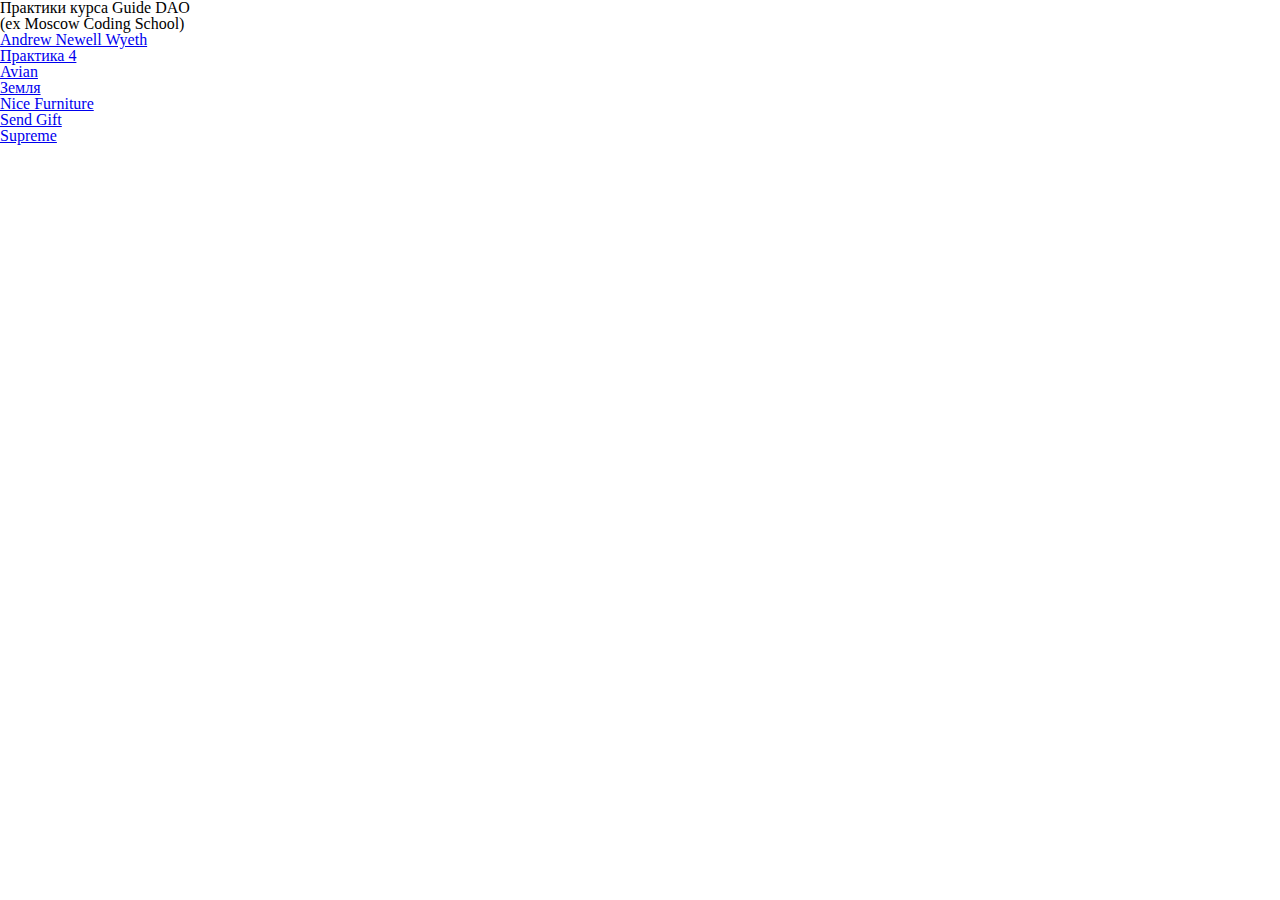
<file: index.html>
<!DOCTYPE html>
<html lang="en">

<head>
	<title>Практики</title>
	<meta charset="utf-8">
	<meta description="boilerplate code">
	<meta keywords="boilerplate, test">
	<link rel="stylesheet" href="css/style.css">
</head>

<body>
	<main>
		<div class="page">
			<h1>Практики курса Guide DAO <br/>
				(ex Moscow Coding School)
			</h1>
			<ol>
				<li><a href="01_Andrew_Wyeth/index.html" target="_blank">Andrew Newell Wyeth</a></li>
				<li><a href="02_Practika4/index.html" target="_blank">Практика 4</a></li>
				<li><a href="03_Avian/index.html" target="_blank">Avian</a></li>
				<li><a href="04_Earth/index.html" target="_blank">Земля</a></li>
				<li><a href="05_Nice_Furniture/index.html" target="_blank">Nice Furniture</a></li>
				<li><a href="06_Send-Gift-page/index.html" target="_blank">Send Gift</a></li>
				<li><a href="07_Supreme/index.html" target="_blank">Supreme</a></li>
			</ol>
		</div>
	</main>
</body>

</html>
</file>
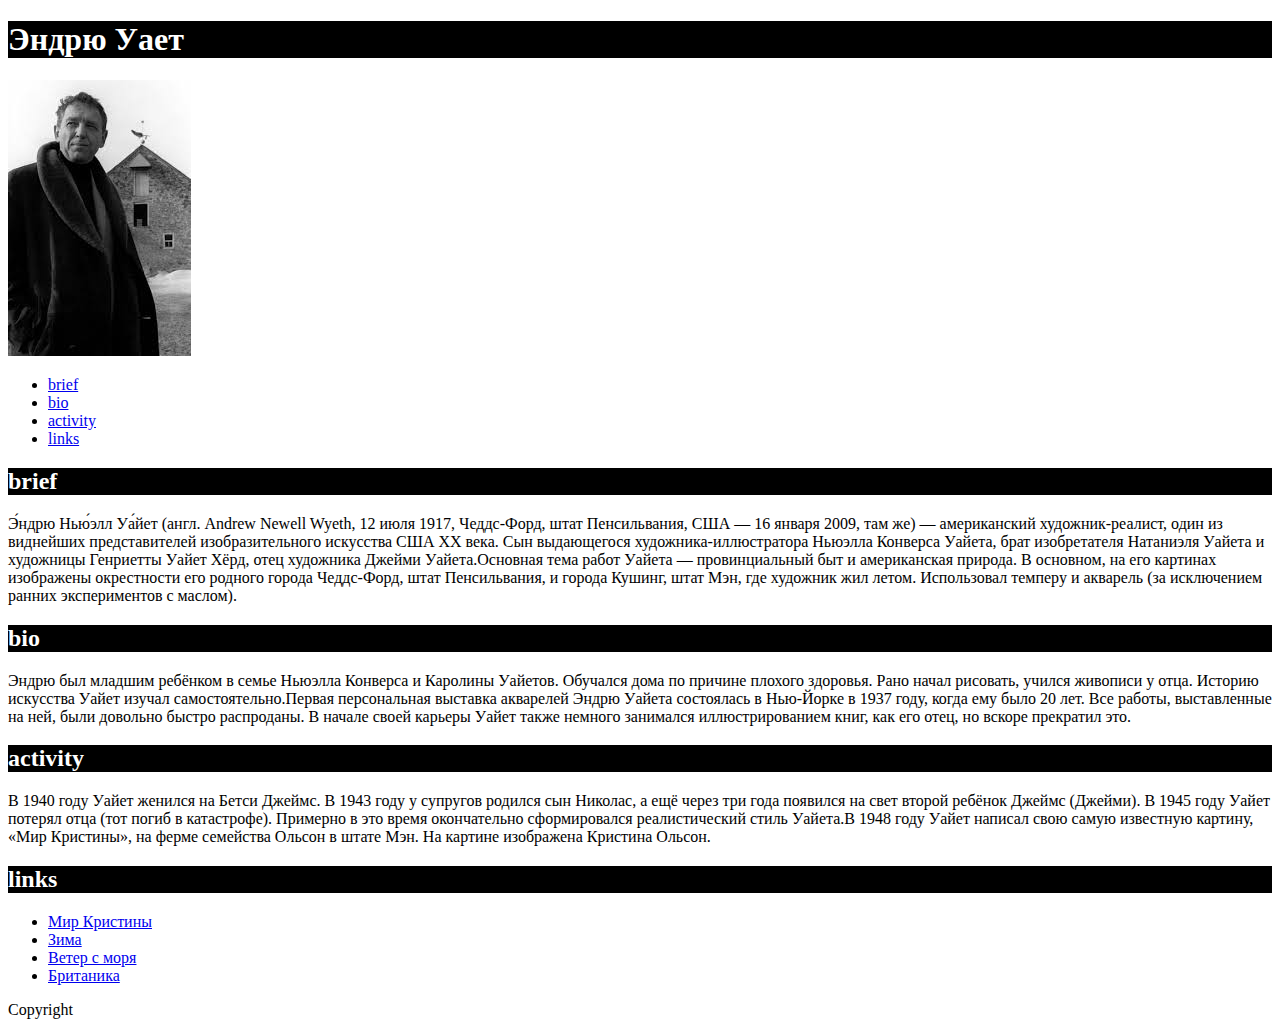
<file: 01_Andrew_Wyeth/index.html>
<!DOCTYPE html>
<html lang="ru">

<head>
<title>Andrew Wyet</title>
<meta charset="utf-8">
<meta description="boilerplate code">
<meta keywords="boilerplate, test">
<link rel="stylesheet" href="css/style.css">
</head>

<body>
	
	<div class="page">
		<header class="header-contaoiner">
			<div>
				<h1>Эндрю Уает</h1>
			</div>
		</header>

		<main class="main">
		<div class="main-container">
			<section class="image">
				<div class="image-container">
					<img src="img/white.jpeg" alt="andrew_wyeth">
				</div>
			</section>
			<nav class="menu">
				<ul class="menu-container">
					<li><a href="#brief">brief</a></li>
					<li><a href="#bio">bio</a></li>
					<li><a href="#activity">activity</a></li>
					<li><a href="#links">links</a></li>
				</ul>
			</nav>
			<section>
				<h2 id="brief">brief</h2>
				<p>Э́ндрю Нью́элл Уа́йет (англ. Andrew Newell Wyeth, 12 июля 1917, Чеддс-Форд, штат Пенсильвания, США — 16 января 2009, там же) — американский художник-реалист, один из виднейших представителей изобразительного искусства США XX века. Сын выдающегося художника-иллюстратора Ньюэлла Конверса Уайета, брат изобретателя Натаниэля Уайета и художницы Генриетты Уайет Хёрд, отец художника Джейми Уайета.Основная тема работ Уайета — провинциальный быт и американская природа. В основном, на его картинах изображены окрестности его родного города Чеддс-Форд, штат Пенсильвания, и города Кушинг, штат Мэн, где художник жил летом. Использовал темперу и акварель (за исключением ранних экспериментов с маслом).</p>
			</section>
			<section>
				<h2 id="bio">bio</h2>
				<p>Эндрю был младшим ребёнком в семье Ньюэлла Конверса и Каролины Уайетов. Обучался дома по причине плохого здоровья. Рано начал рисовать, учился живописи у отца. Историю искусства Уайет изучал самостоятельно.Первая персональная выставка акварелей Эндрю Уайета состоялась в Нью-Йорке в 1937 году, когда ему было 20 лет. Все работы, выставленные на ней, были довольно быстро распроданы. В начале своей карьеры Уайет также немного занимался иллюстрированием книг, как его отец, но вскоре прекратил это.</p>
			</section>
			<section>
				<h2 id="activity">activity</h2>
				<p>В 1940 году Уайет женился на Бетси Джеймс. В 1943 году у супругов родился сын Николас, а ещё через три года появился на свет второй ребёнок Джеймс (Джейми). В 1945 году Уайет потерял отца (тот погиб в катастрофе). Примерно в это время окончательно сформировался реалистический стиль Уайета.В 1948 году Уайет написал свою самую известную картину, «Мир Кристины», на ферме семейства Ольсон в штате Мэн. На картине изображена Кристина Ольсон.</p>
			</section>
			<section>
				<h2 id="links">links</h2>
				<ul>
					<li><a href="https://ru.wikipedia.org/wiki/%D0%9C%D0%B8%D1%80_%D0%9A%D1%80%D0%B8%D1%81%D1%82%D0%B8%D0%BD%D1%8B" target="_blank">Мир Кристины</a></li>
					<li><a href="https://ru.wikipedia.org/wiki/%D0%97%D0%B8%D0%BC%D0%B0_(%D0%BA%D0%B0%D1%80%D1%82%D0%B8%D0%BD%D0%B0_%D0%A3%D0%B0%D0%B9%D0%B5%D1%82%D0%B0)" target="_blank">Зима</a></li>
					<li><a href="https://ru.wikipedia.org/wiki/%D0%92%D0%B5%D1%82%D0%B5%D1%80_%D1%81_%D0%BC%D0%BE%D1%80%D1%8F_(%D0%BA%D0%B0%D1%80%D1%82%D0%B8%D0%BD%D0%B0)" target="_blank">Ветер с моря</a></li>
					<li><a href="https://www.britannica.com/biography/Andrew-Wyeth" target="_blank">Британика</a></li>
				</ul>
			</section>
		</div>	
		</main>
		
		<footer class="footer">
			<div class="footer-container">
				<p>Copyright</p>
			</div>
		</footer>

	</div>
</body>
</html>
</file>
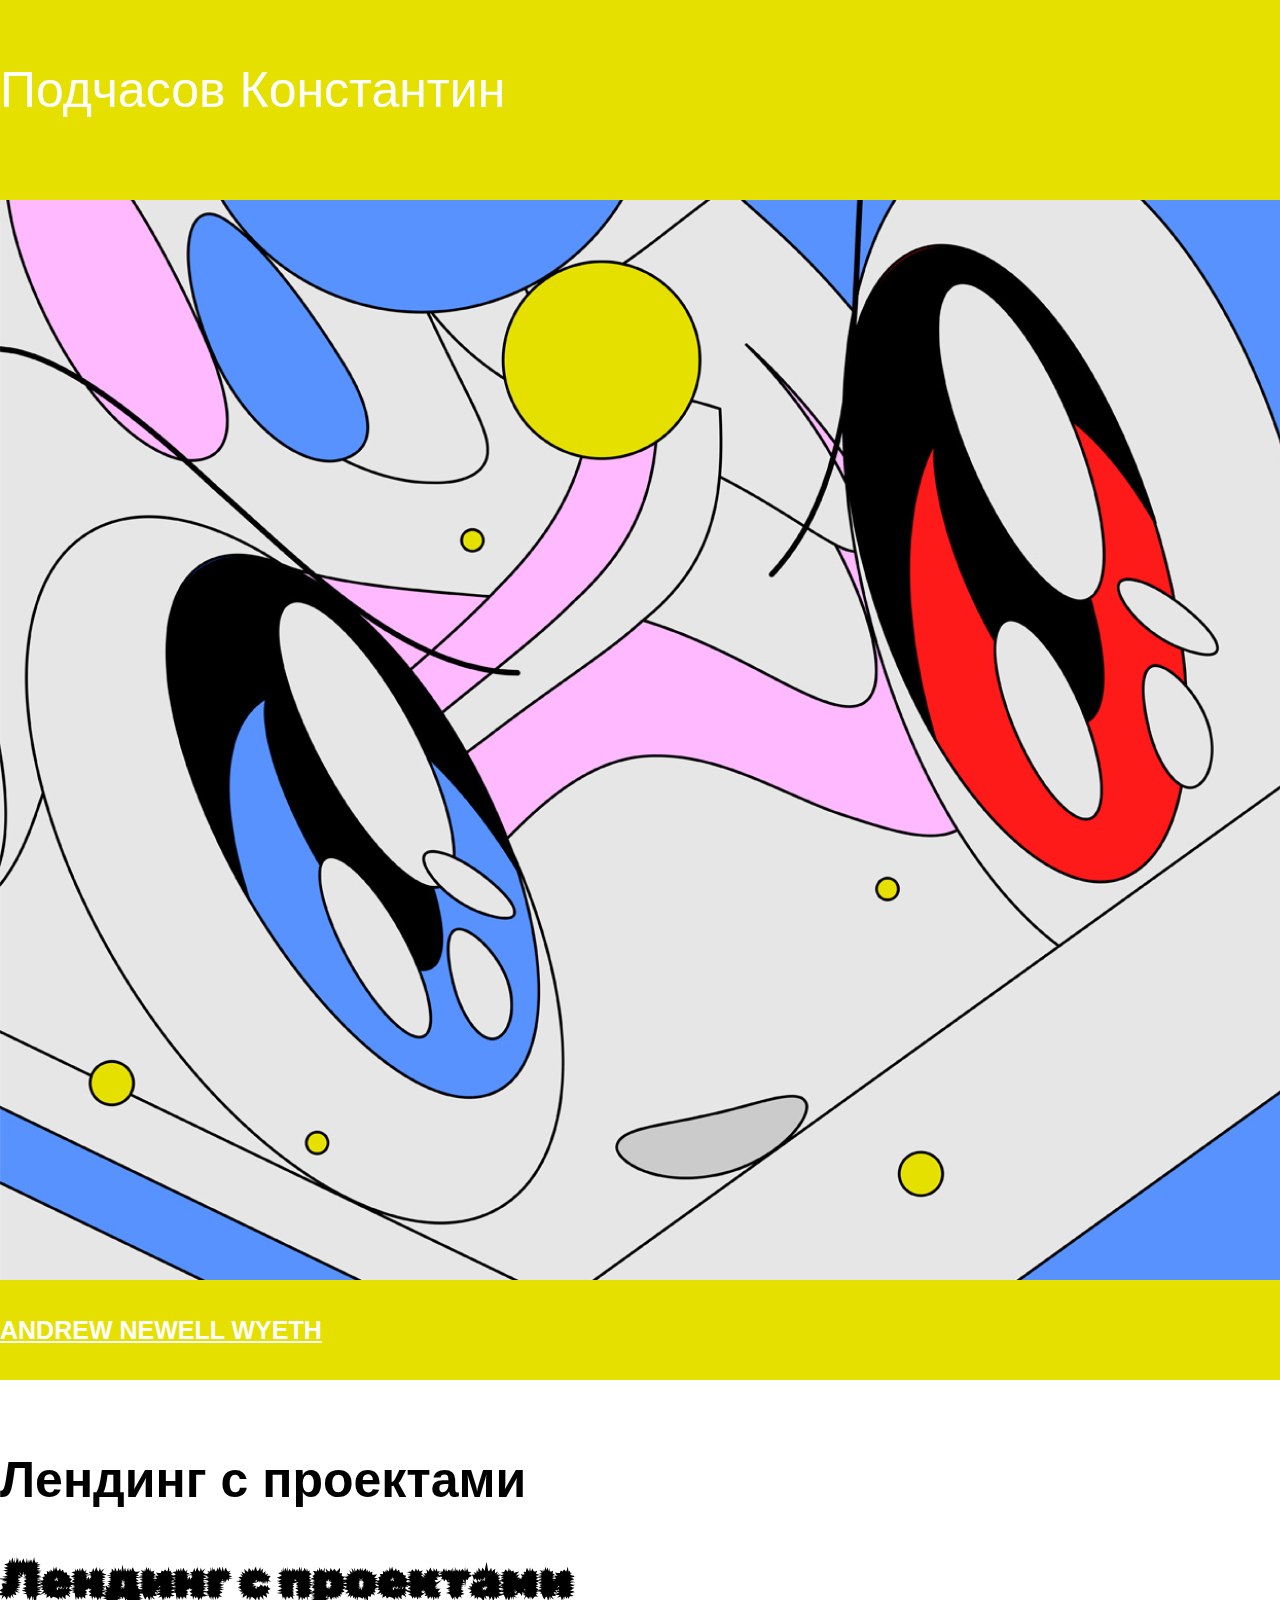
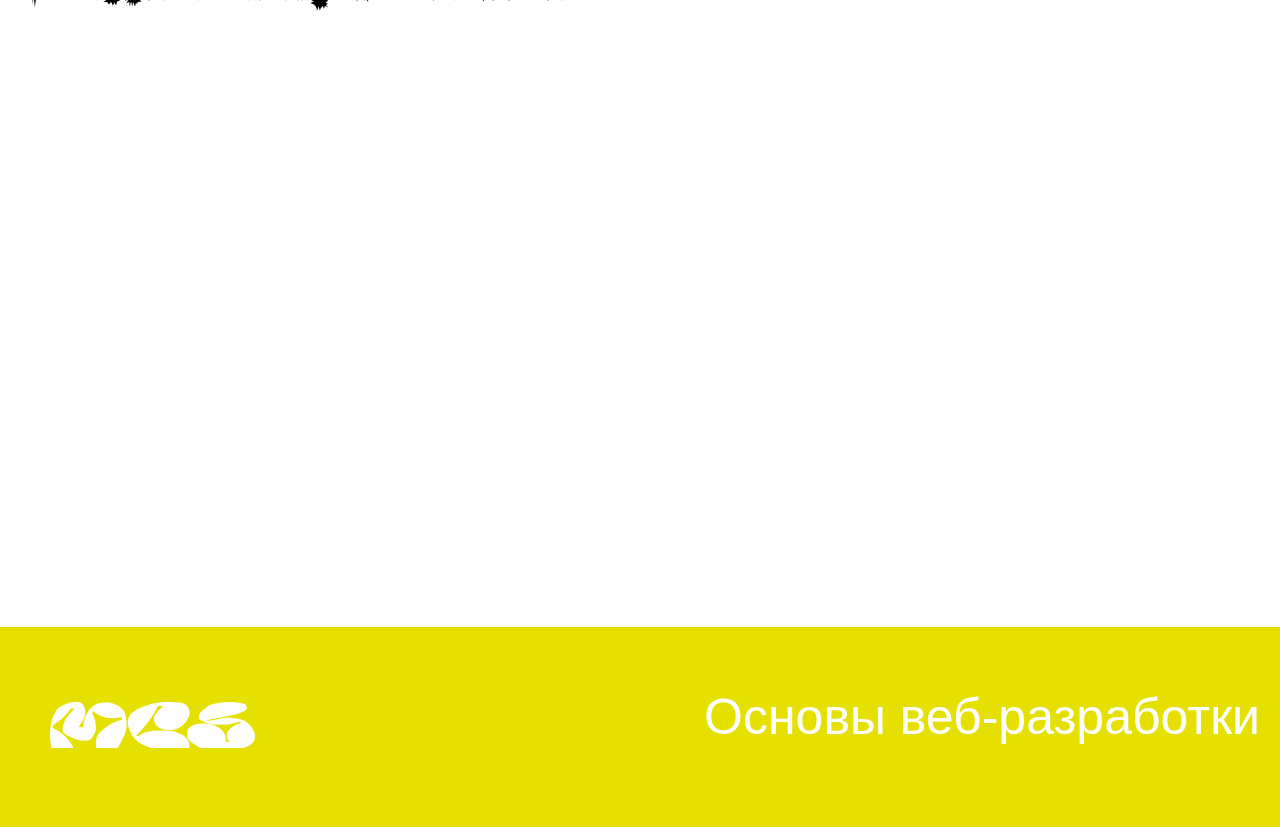
<file: 02_Practika4/index.html>
<!DOCTYPE html>
<html lang="en">
<head>
<title>Практики mcs</title>
<meta charset="utf-8">
<meta description="boilerplate code">
<meta keywords="boilerplate, test">
<link rel="stylesheet" href="css/style.css">
</head>
<body>
	<div class="page">
		<header class="header">
			<div class="block1">
				<p>Подчасов Константин</p>
			</div>
			<div class="image_header"></div>
			<nav class="block2">
				<a href="../01_Andrew_Wyeth/index.html" target="_blank">Andrew Newell Wyeth</a>
			</nav>
		</header>
		<main class="main">
			<div class="block3">
				<h1>Лендинг с проектами</h1>
				<p>Лендинг с проектами</p>
			</div>
		</main>
		<footer class="footer">
			<div class="block_footer">
				<p>Основы веб-разработки</p>
			</div>
		</footer>
	</div>
</body>
</html>
</file>
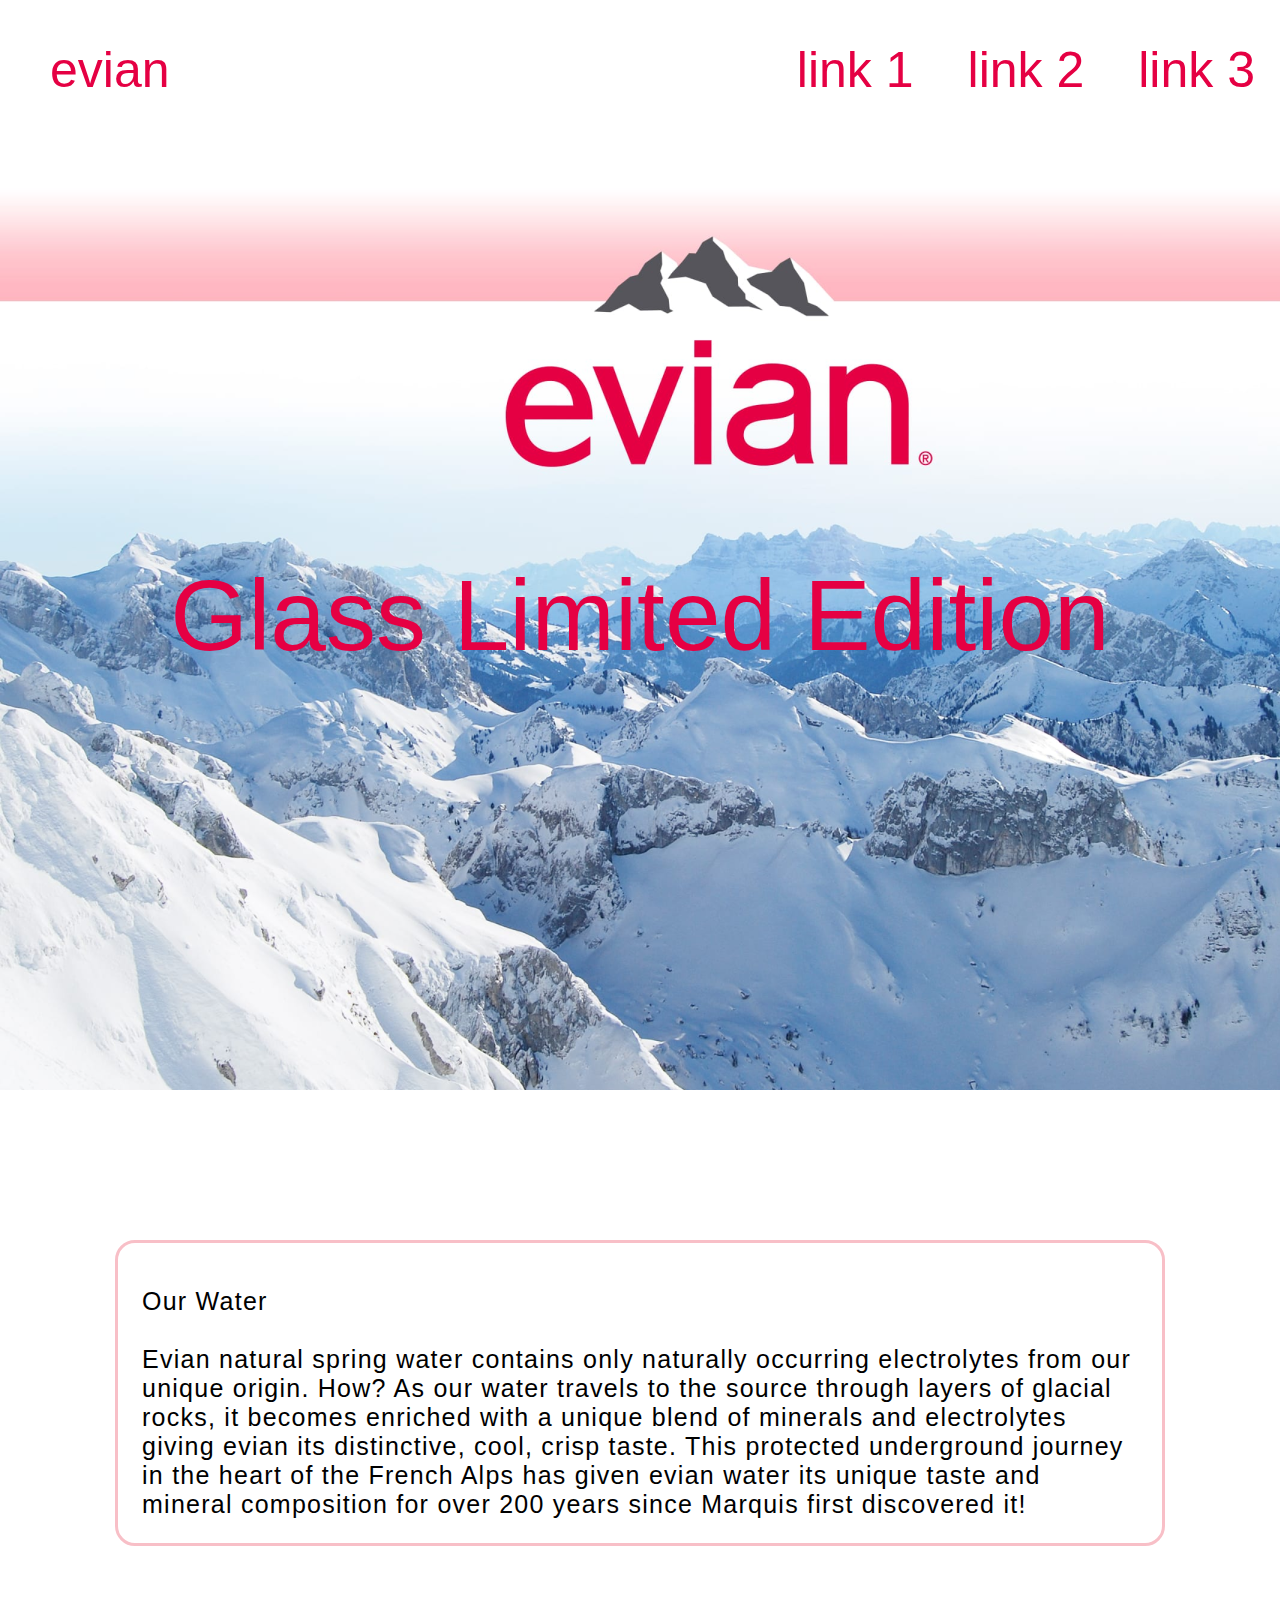
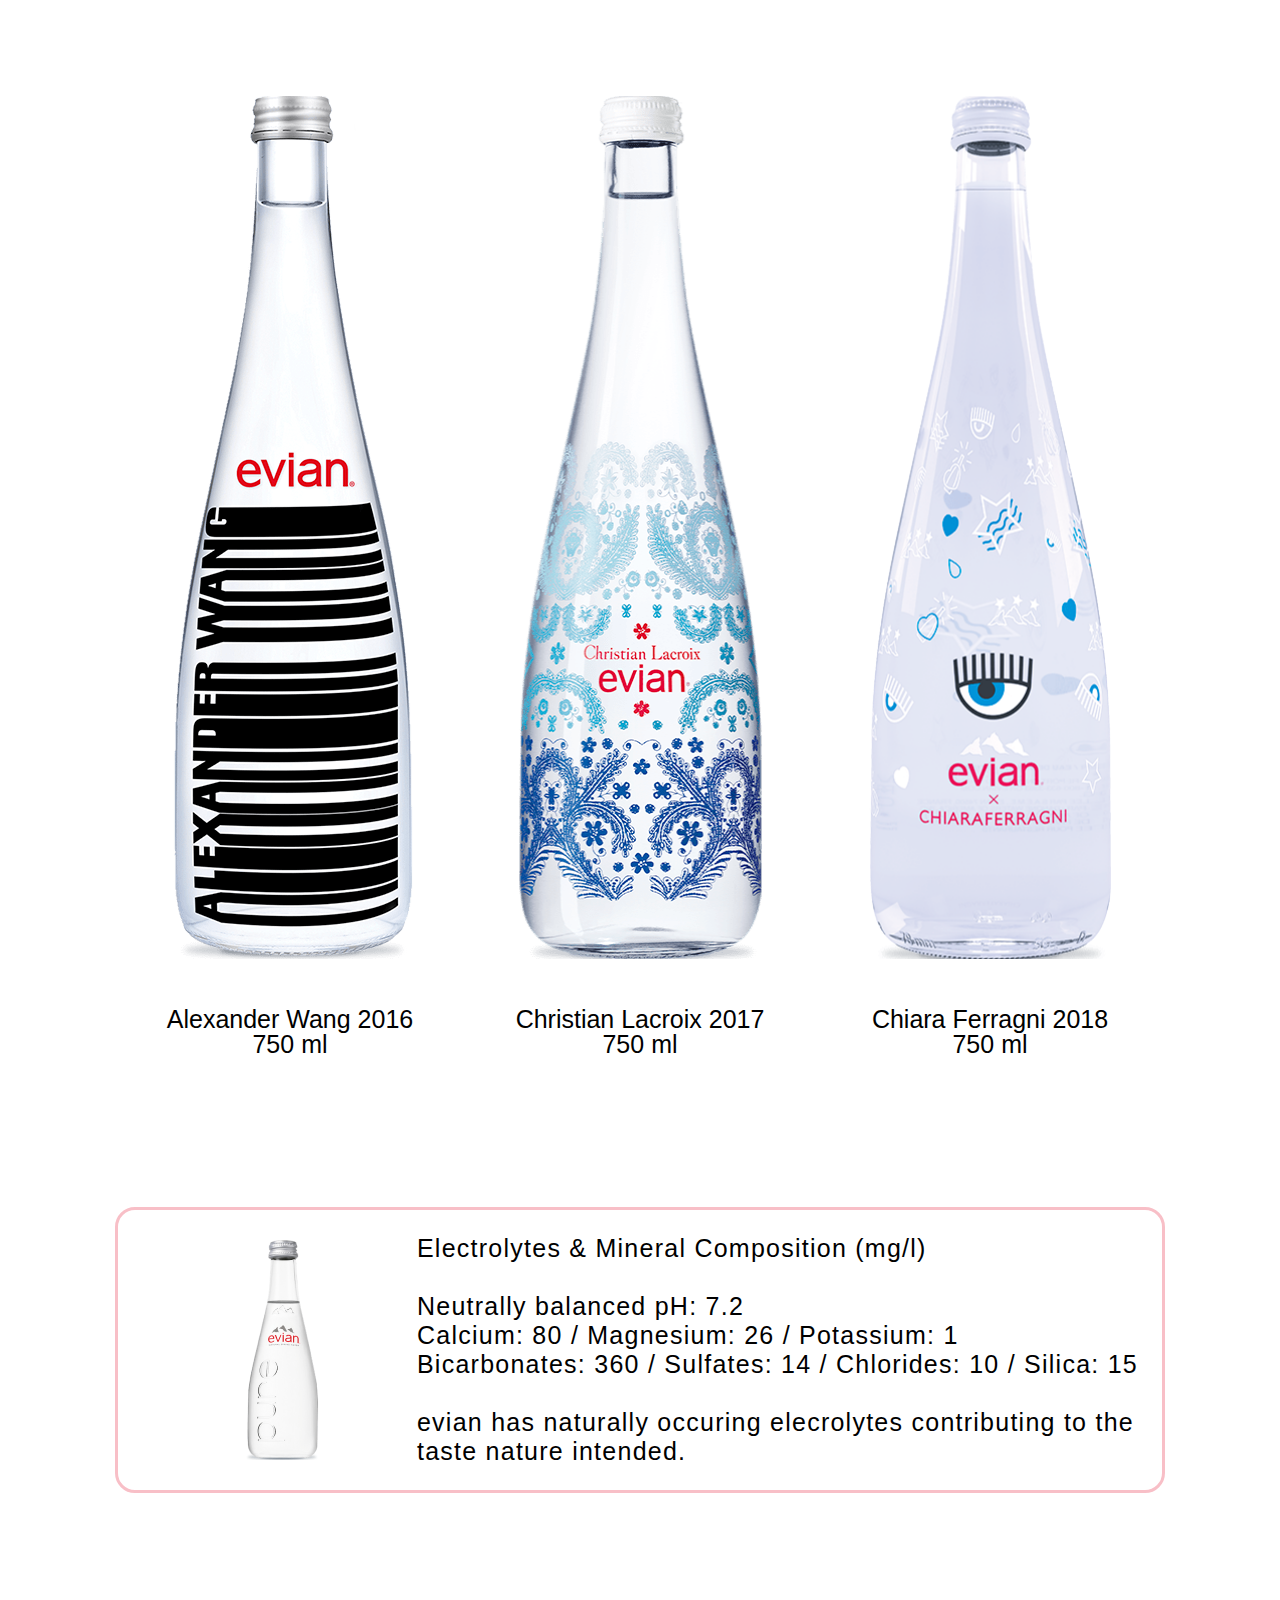
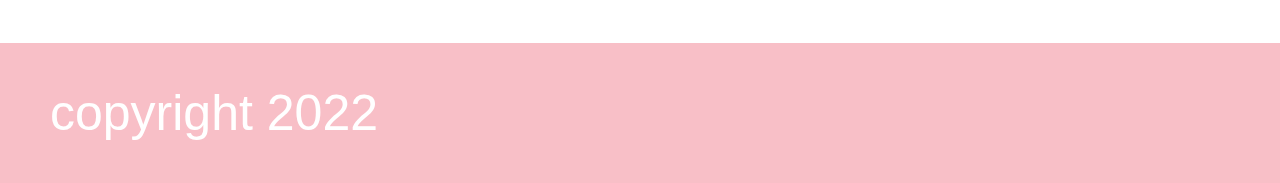
<file: 03_Avian/index.html>
<!DOCTYPE html>
<html lang="en">
<head>
<title>boilerplate</title>
<meta charset="utf-8">
<meta description="boilerplate code">
<meta keywords="boilerplate, test">
<link rel="stylesheet" href="css/style.css">
</head>
<body>
	<div class="page">
		<header class="header">
			<p>evian</p>
			<nav class="nav-container">
				<a href="#">link 1</a>
				<a href="#">link 2</a>
				<a href="#">link 3</a>
			</nav>
		</header>
		
		<main class="main">
			<section class="one">
				<div class="image-container">
					<p class="text-section-one">Glass Limited Edition</p>
				</div>
			</section>
		
			<div class="main-content">
			
			<!--<section class="two">
				<div class="section-two">
					<div class="text-section-two">
						<h2>Our Water</h2>
<br>
<p>Evian natural spring water contains only naturally occurring electrolytes from our</p> 
<p>unique origin. How? As our water travels to the source through layers of glacial</p> 
<p> rocks, it becomes enriched with a unique blend of minerals and electrolytes</p>
<p>giving evian its distinctive, cool, crisp taste. This protected underground journey</p>
<p>in the heart of the French Alps has given evian water its unique taste and</p>
<p>mineral composition for over 200 years since Marquis first discovered it!</p>
					</div>
				</div>
			</section>

		-->

		<section class="two">
			<div class="border">
				<h2>Our Water</h2>
<br>
<p>Evian natural spring water contains only naturally occurring electrolytes from our</p> 
<p>unique origin. How? As our water travels to the source through layers of glacial</p> 
<p> rocks, it becomes enriched with a unique blend of minerals and electrolytes</p>
<p>giving evian its distinctive, cool, crisp taste. This protected underground journey</p>
<p>in the heart of the French Alps has given evian water its unique taste and</p>
<p>mineral composition for over 200 years since Marquis first discovered it!</p>
			</div>
		</section>
		
			<section class="three">
			
				<div class="bottle">
					<img src="img/b1.png" alt="">
					<div class="bottle-description">
						Alexander Wang 2016 <br> 750 ml
					</div>
				</div>
				
				<div class="bottle">
					<img src="img/b2.png" alt="">
					<div class="bottle-description">
						Christian Lacroix 2017 <br> 750 ml
					</div>
				</div>
			
				<div class="bottle">
					<img src="img/b3.png" alt="">
					<div class="bottle-description">
						Chiara Ferragni 2018 <br> 750 ml
					</div>
				</div>
			</section>


			<!--<section class="three">
				<div class="bottle-one">
					<ul>
						<li>Alexander Wang 2016</li>
						<li>750 ml</li>
					</ul>
				</div>
				<div class="bottle-two">
					<ul>
						<li>Christian Lacroix 2017</li>
						<li>750 ml</li>
					</ul>
				</div>
				<div class="bottle-three">
					<ul>
						<li>Chiara Ferragni 2018</li>
						<li>750 ml</li>
					</ul>
				</div>
			</section>-->
			
			<!--<section class="four">
				<div class="section-four">
				<ul class="text-section-four">
					<li>Electrolytes & Mineral Composition (mg/l)</li>
					<br>
					<li>Neutrally balanced pH: 7.2</li>
					<li>Calcium: 80 / Magnesium: 26 / Potassium: 1</li>
					<li> Bicarbonates: 360 / Sulfates: 14 / Chlorides: 10 / Silica: 15</li>
					<br>
					<li>evian has naturally occuring elecrolytes contributing to the</li>
					<li>taste nature intended.</li>
				</ul>
				</div>
			</section>
		-->

		<section class="four">
			<div class="border border-flex">
				<img src="img/bs.png" alt="">
				<ul class="text-section-four">
					<li>Electrolytes & Mineral Composition (mg/l)</li>
					<br>
					<li>Neutrally balanced pH: 7.2</li>
					<li>Calcium: 80 / Magnesium: 26 / Potassium: 1</li>
					<li> Bicarbonates: 360 / Sulfates: 14 / Chlorides: 10 / Silica: 15</li>
					<br>
					<li>evian has naturally occuring elecrolytes contributing to the</li>
					<li>taste nature intended.</li>
				</ul>
			</div>
		</section>
			
			</div>
		</main>
		<footer class="footer">
			<div class="footer-container">
				<p class="footer-text">copyright 2022</p>
			</div>
		</footer>
	</div>
</body>
</html>
</file>
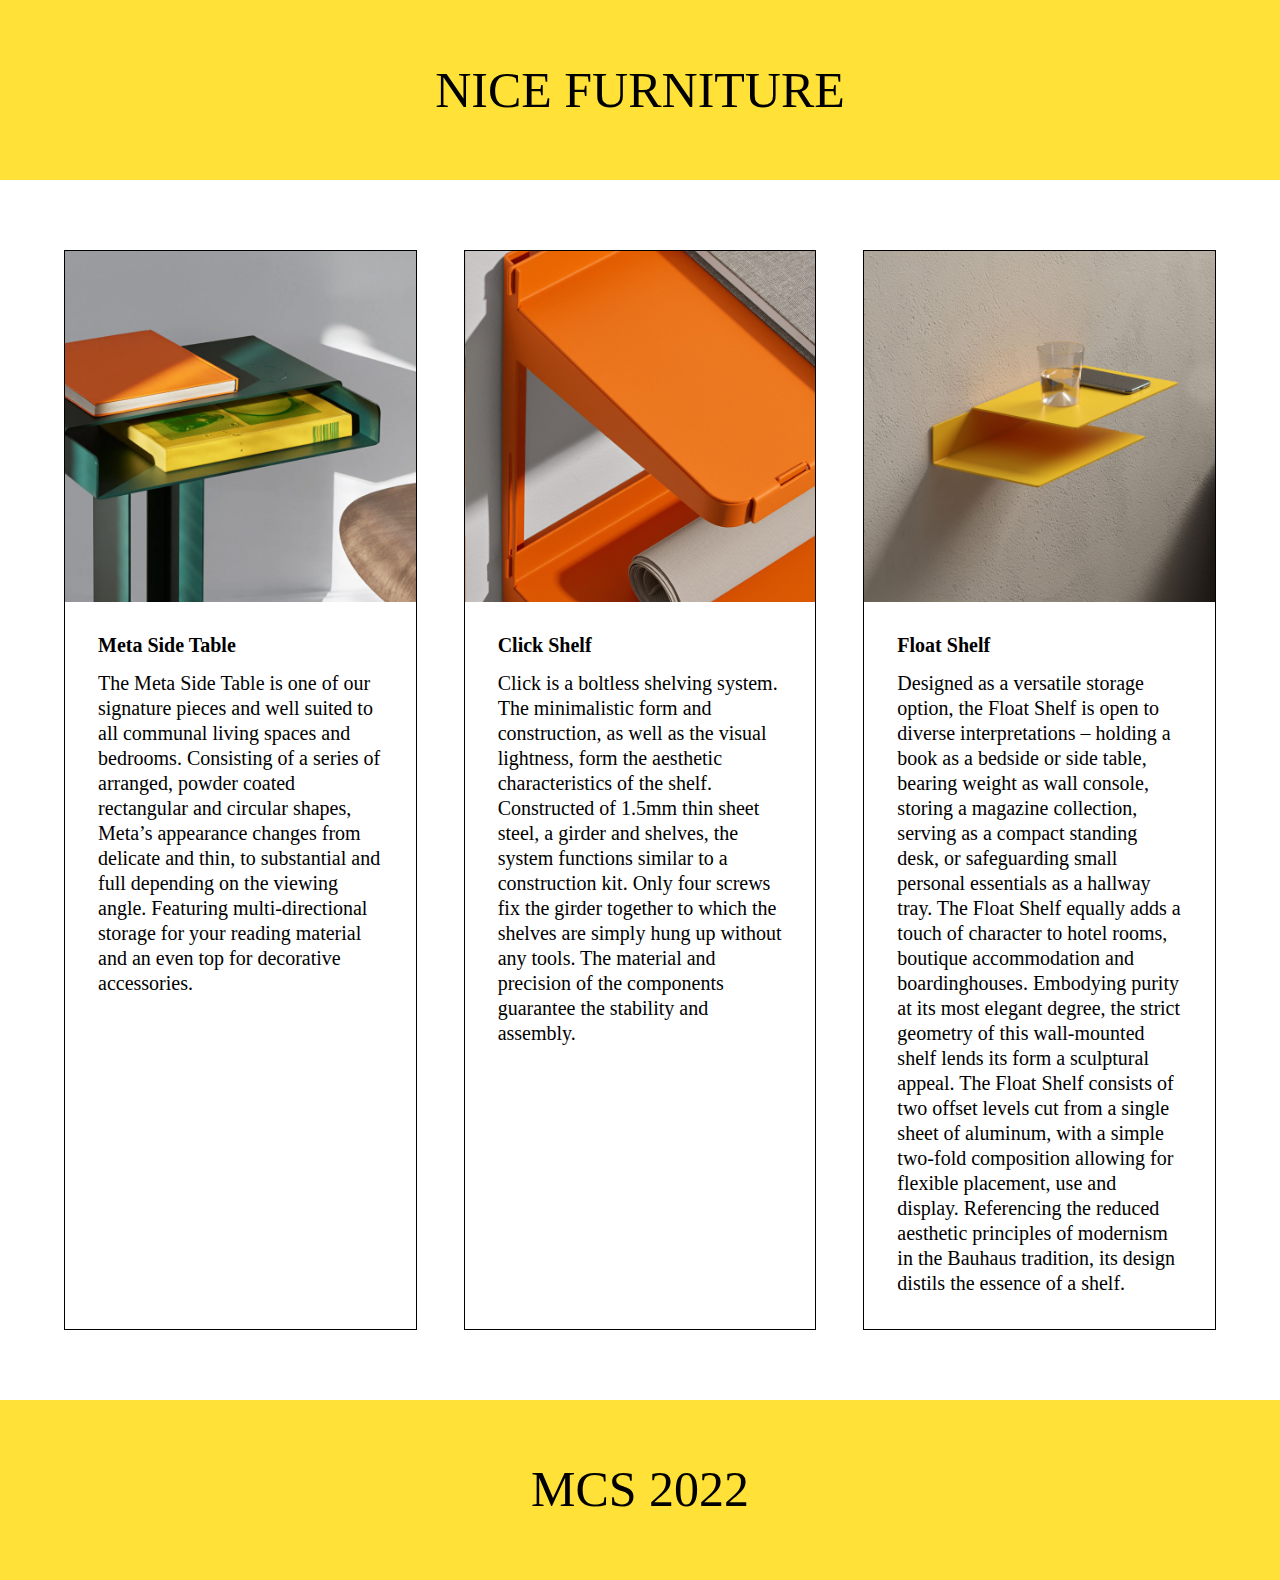
<file: 05_Nice_Furniture/index.html>
<!DOCTYPE html>
<html lang="en">
<head>
<title>boilerplate</title>
<meta charset="utf-8">
<meta description="boilerplate code">
<meta keywords="boilerplate, test">
<link rel="stylesheet" href="css/style.css">
</head>
<body>
	<header>
		<div class="header">
			<p>Nice Furniture</p>
		</div>
	</header>
	<main>
		<div class="columns">
			<div class="column">
				<div class="image1"></div>
				<section class="text-section">
				<h1>Meta Side Table</h1>
				<br>
				<p>
The Meta Side Table is one of our signature pieces and well suited to all communal living spaces and bedrooms. Consisting of a series of arranged, powder coated rectangular and circular shapes, Meta’s appearance changes from delicate and thin, to substantial and full depending on the viewing angle. Featuring multi-directional storage for your reading material and an even top for decorative accessories.</p>
			</section>
			</div>
			<div class="column">
				<div class="image2"></div>
				<section class="text-section">
				<h1>Click Shelf</h1>
				<br>
				<p>
Click is a boltless shelving system. The minimalistic form and construction, as well as the visual lightness, form the aesthetic characteristics of the shelf. Constructed of 1.5mm thin sheet steel, a girder and shelves, the system functions similar to a construction kit. Only four screws fix the girder together to which the shelves are simply hung up without any tools. The material and precision of the components guarantee the stability and assembly.
				</p>
				</section>
			</div>
			<div class="column">
				<div class="image3"></div>
				<section class="text-section">
				<h1>Float Shelf</h1>
				<br>
				<p>
Designed as a versatile storage option, the Float Shelf is open to diverse interpretations – holding a book as a bedside or side table, bearing weight as wall console, storing a magazine collection, serving as a compact standing desk, or safeguarding small personal essentials as a hallway tray. The Float Shelf equally adds a touch of character to hotel rooms, boutique accommodation and boardinghouses. Embodying purity at its most elegant degree, the strict geometry of this wall-mounted shelf lends its form a sculptural appeal. The Float Shelf consists of two offset levels cut from a single sheet of aluminum, with a simple two-fold composition allowing for flexible placement, use and display. Referencing the reduced aesthetic principles of modernism in the Bauhaus tradition, its design distils the essence of a shelf.</p>
                 </section>
			</div>
		</div>
	</main>
	<footer>
		<div class="footer">
			<p>MCS 2022</p>
		</div>
	</footer>
</body>
</html>
</file>
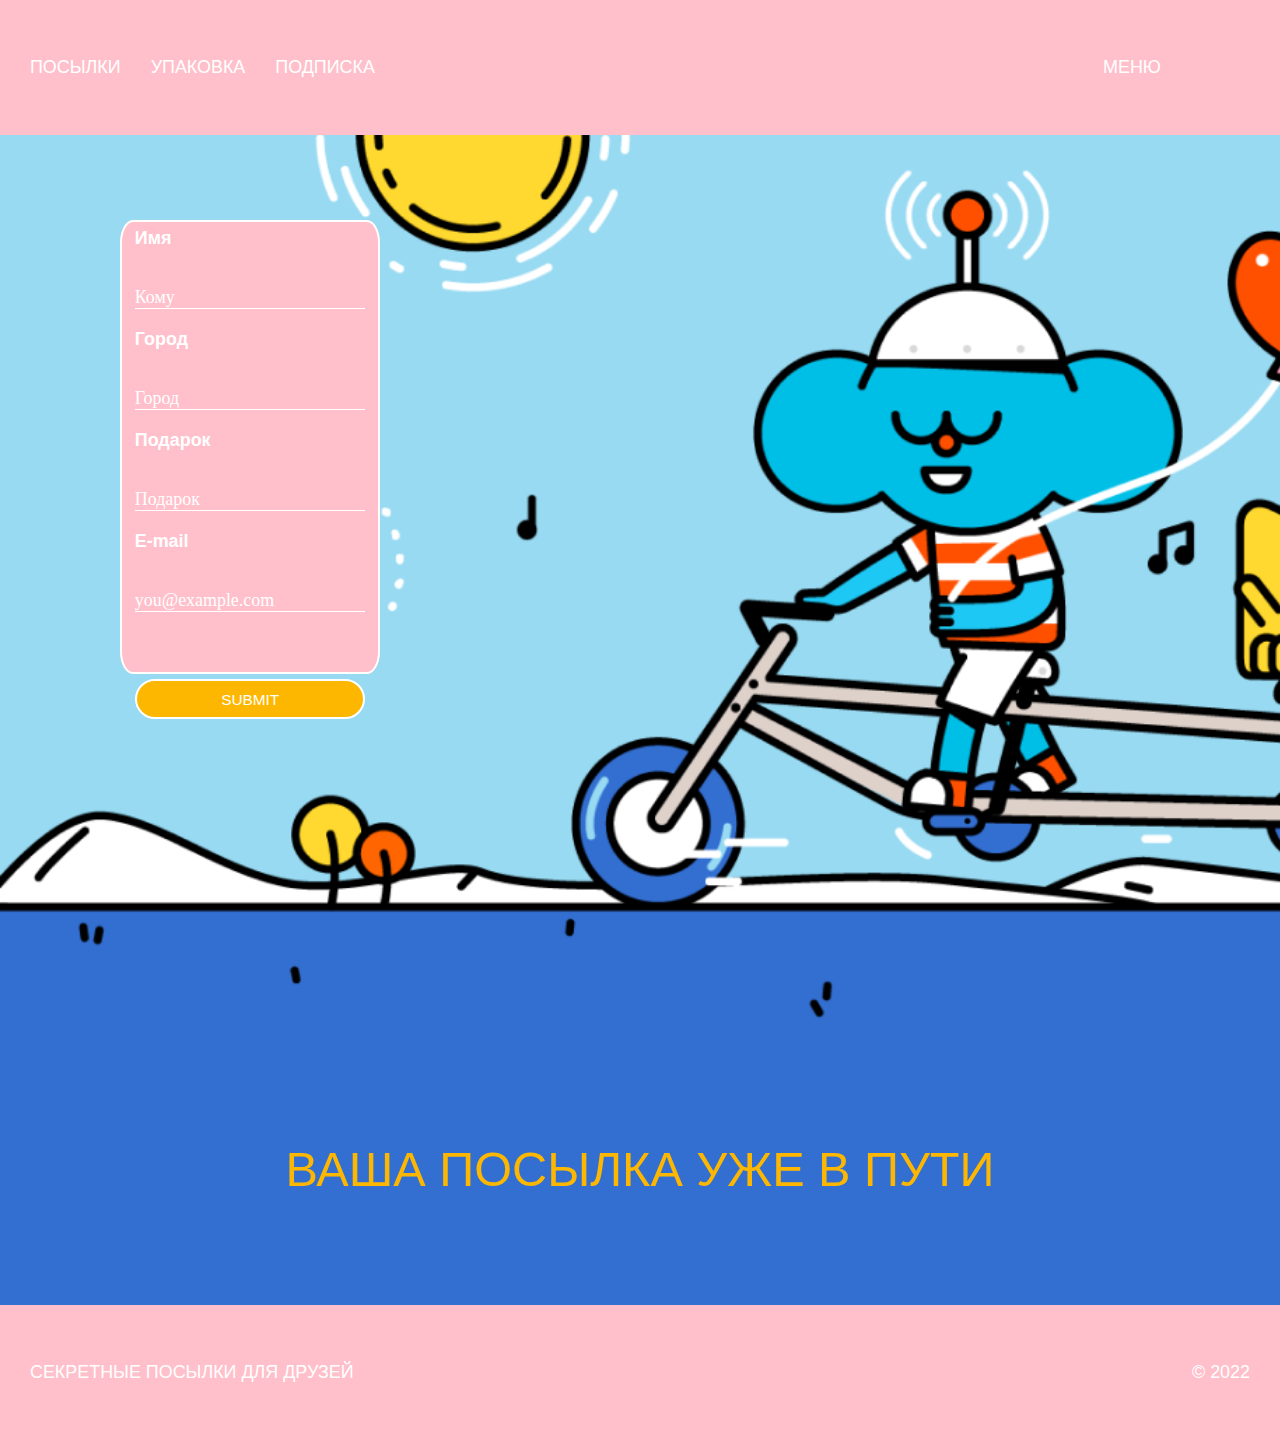
<file: 06_Send-Gift-page/index.html>
<!DOCTYPE html>
<html lang="en">
<head>
<title>boilerplate</title>
<meta name="viewport" content="width=device-width, initial-scale=1"> 
<meta charset="utf-8">
<meta description="boilerplate code">
<meta keywords="boilerplate, test">
<link rel="stylesheet" href="css/style.css">
</head>
<body>
	<header>
		<div class="header">
			<a href="#">ПОСЫЛКИ</a>
			<a href="#">УПАКОВКА</a>
			<a href="#">ПОДПИСКА</a>
			<a class="header four" href="#">МЕНЮ<a>	
		</div>
	</header>
	<main>
		<div class="main">
		<div class="image-container">
			<form action="">
				<fieldset class="personal">
					<label for="name">Имя</label>
					<input type="text" name="name" placeholder="Кому">
					<label for="adress">Город</label>
					<input type="text" name="adress" placeholder="Город">
					<label for="present">Подарок</label>
					<input type="text" name="present" placeholder="Подарок">
					<label for="email">E-mail</label>
					<input type="email" name="email" placeholder="you@example.com">
				</fieldset>
				<input type="submit">
			</form>
		</div>
		</div>
	</main>
	<footer>
		<div class="footer">
			<section class="one">
				<p>ВАША ПОСЫЛКА УЖЕ В ПУТИ</p>
			</section>
			<section class="two">
				<p class="footer one">СЕКРЕТНЫЕ ПОСЫЛКИ ДЛЯ ДРУЗЕЙ</p>
				<p class="footer two">© 2022</p>
			</section>
		</div>
	</footer>
</body>
</html>
</file>
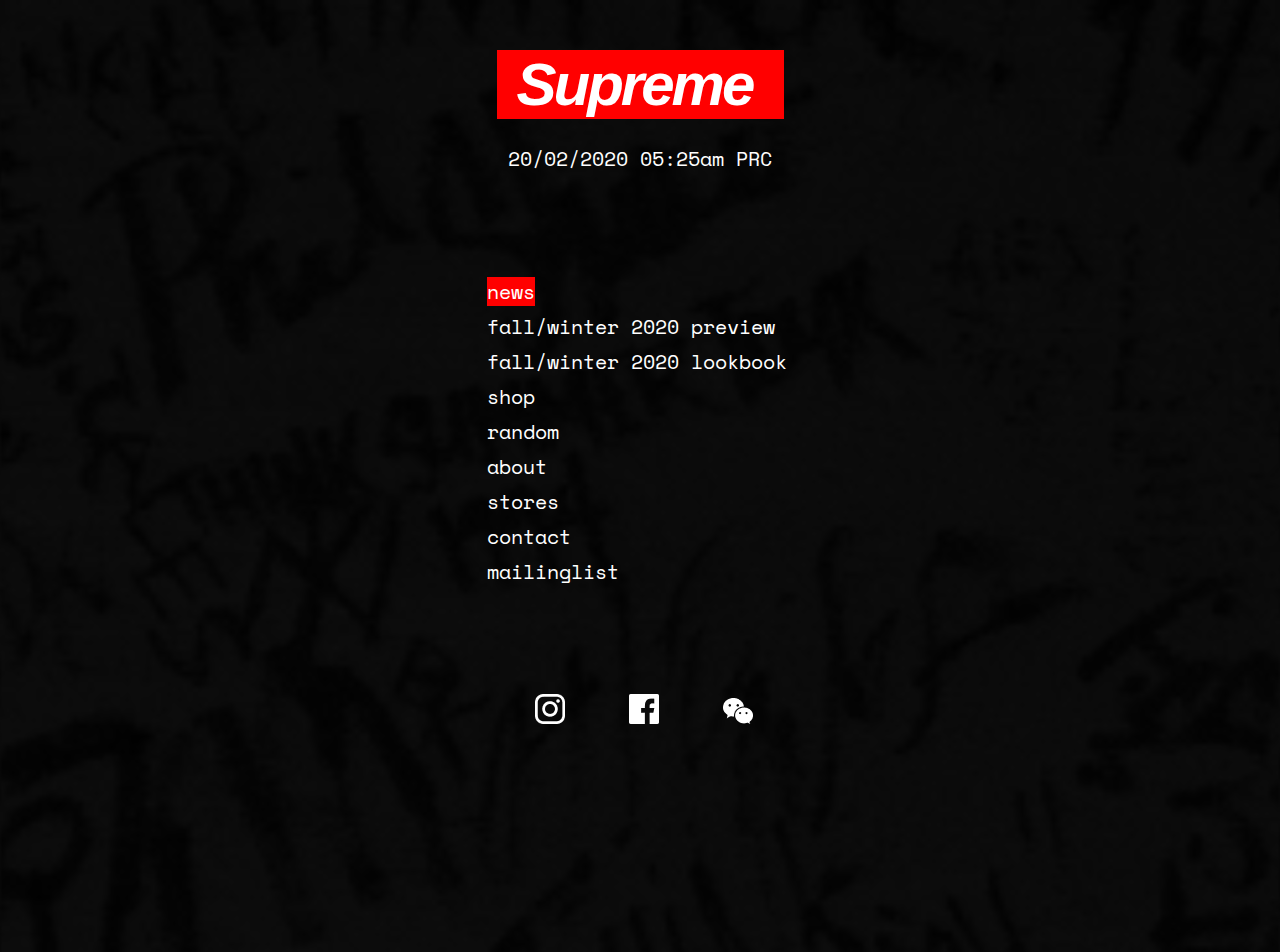
<file: 07_Supreme/index.html>
<!DOCTYPE html>
<html lang="en">
<head>
<title>boilerplate</title>
<meta name="viewport" content="width=device-width, initial-scale=1"> 
<meta charset="utf-8">
<meta description="boilerplate code">
<meta keywords="boilerplate, test">
<link rel="stylesheet" href="css/style.css">
</head>
<body>
	<div class="page">
		<header>
			<div class="header-container">
				<p>Supreme</p>
			</div>
		</header>	
		<main>
			<div class="main-container">
				<section class="one">
					<p>20/02/2020 05:25am PRC</p>
				</section>
				<section class="menu">
					<a class="first" href="practice11-page2/index2.html">news</a>
					<a href="#">fall/winter 2020 preview</a>
					<a href="#">fall/winter 2020 lookbook</a>
					<a href="#">shop</a>
					<a href="#">random</a>
					<a href="#">about</a>
					<a href="#">stores</a>
					<a href="#">contact</a>
					<a href="#">mailinglist</a>
				</section>
			</div>
		</main>
		<footer>
			<div class="footer-container">
				<a href="#"><img src="img/1.png" alt=""></a>
				<a href="#"><img src="img/2.png" alt=""></a>
				<a href="#"><img src="img/3.png" alt=""></a>
			</div>
		</footer>
	</div>
</body>
</html>
</file>
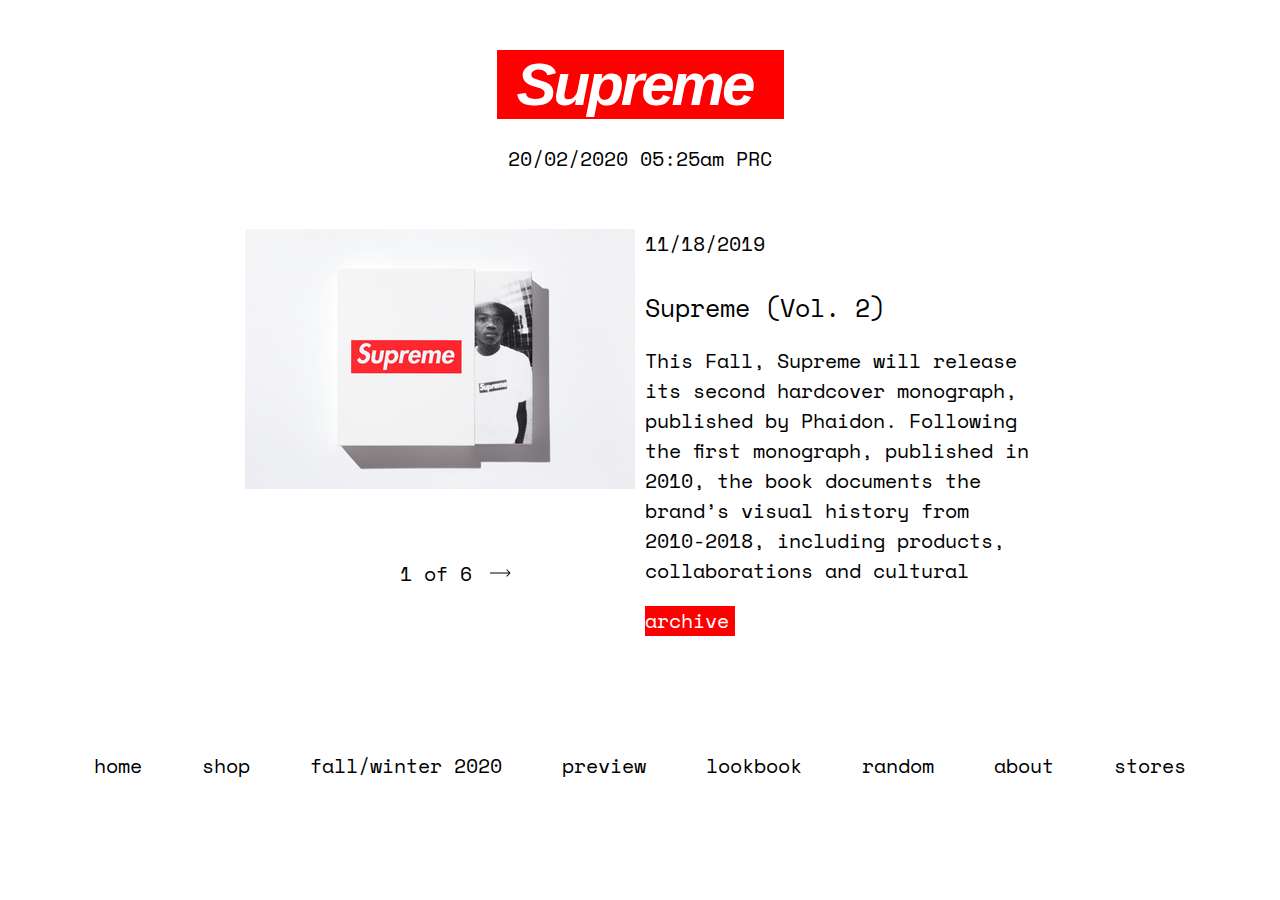
<file: 07_Supreme/practice11-page2/index2.html>
<!DOCTYPE html>
<html lang="en">
<head>
<title>boilerplate</title>
<meta name="viewport" content="width=device-width, initial-scale=1"> 
<meta charset="utf-8">
<meta description="boilerplate code">
<meta keywords="boilerplate, test">
<link rel="stylesheet" href="css/style2.css">
</head>
<body>
	<div class="page">
		<header>
			<div class="header-container">
				<p class="supreme">Supreme</p>
			</div>
			<div>
				<p class="date">20/02/2020 05:25am PRC</p>
			</div>
		</header>	
			<main>
				<div class="main-container">
					<section class="left">
						<div class="image-container"></div>
						<p>1 of 6</p>
						<a href="#"><img src="img/2.png" alt=""></a>
					</section>
					<section class="right">
						<p class="first">11/18/2019</p>
						<p class="second">Supreme (Vol. 2)</p>
						<p class="third">This Fall, Supreme will release its second hardcover monograph, published by Phaidon. Following the first monograph, published in 2010, the book documents the brand’s visual history from 2010-2018, including products, collaborations and cultural</p>
					<a class="fourth" href="#">archive</a>
					</section>
				</div>
			</main>
			<footer>
				<div class="footer-container">
					<a href="#">home</a>
					<a href="#">shop</a>
					<a href="#">fall/winter 2020</a>
					<a href="#">preview</a>
					<a href="#">lookbook</a>
					<a href="#">random</a>
					<a href="#">about</a>
					<a href="#">stores</a>
				</div>
			</footer>
	</div>			
</body>
</html>
</file>
<file: 01_Andrew_Wyeth/css/style.css>
h1, h2 {
	background: black;
	color: white;
}
</file>
<file: css/style.css>
@import url(reset.css);
</file>
<file: 02_Practika4/css/style.css>
@import url(reset.css);
@import url('https://fonts.googleapis.com/css2?family=Rubik+Beastly&display=swap');

.block1 {
	width: 100%;
	height: 200px;
	background-color: #E5E000;
}

.block1 p {
	font-family: Helvetica;
	font-size: 50px;
	line-height: 180px;
	color: #FFFFFF;
}

.image_header {
	width: 100%;
	height: 1080px;
	background-image: url(../img/img.png);
	background-size: cover;
}

.block2 {
	width: 100%;
	height: 100px;
	background-color: #E5E000;
}

.block2 a {
	font-family: Helvetica;
	font-weight: bolder;
	font-size: 25px;
	text-transform: uppercase;
	line-height: 100px;
	color: #FFFFFF;
}

.block3 {
	width: 100%;
	height: 847px;
}

.block3 h1 {
	font-family: Helvetica;
	font-weight: bolder;
	font-size: 50px;
	line-height: 200px;
}

.block3 p {
	font-family: 'Rubik Beastly', cursive;
	font-weight: lighter;
	font-size: 50px;
	line-height: 000px;
}

.block_footer {
	width: 100%;
	height: 200px;
	background-color: #E5E000;
	background-image: url(../img/logo.png);
	background-repeat: no-repeat;
	background-position: 50px 75px;
}

.block_footer p {
	font-family: Helvetica;
	font-size: 50px;
	line-height: 180px;
	color: #FFFFFF;
	text-align: right;
	margin-right: 20px;
}
</file>
<file: 03_Avian/css/style.css>
@import url(reset.css);

.header {
	height: 140px;
	display: flex;
	align-items: center;
	justify-content: space-between;
	background-color: #FFFFFF;
	position: fixed;
	top: 0;
	left: 0;
	right: 0;
}

.header p, nav {
	display: inline-block;
}

a {
	font-family: arial;
	font-weight: normal;
	font-size: 50px;
	color: #E50043;
	padding: 25px;
	text-decoration: none;
}

.header p {
    padding: 50px;
	font-family: arial;
	font-weight: normal;
	font-size: 50px;
	color: #E50043;
}

.main {
	margin-top: 140px;
}

.main-content {
	width: 1050px;
	margin: auto;
}

.image-container {
	height: 950px;
	background-image: url(../img/1.png);
	background-size: cover;
	display: flex;
}

.text-section-one {
	font-size: 100px;
	font-family: arial;
	font-weight: normal;
	color: #E50043;
	margin: auto;
}

/*
.section-two {
	display: flex;
	height: 700px;

}

.text-section-two {
	width: 1040px;
	height: 280px;
	border: 3px solid #F8BFC7;
	border-radius: 20px;
	padding: 24px;
	margin: auto;
	font-family: arial;
	font-size: 25px;
	line-height: 29px;
	letter-spacing: 0.05em;
	color: #000000;
}
	*/


/*.three {
	display: flex;
	justify-content: space-around;
}

.bottle-one {
	width: 281px;
	height: 863px;
	background-image: url(../img/b1.png);
	background-size: contain;
}

.bottle-two {
	width: 281px;
	height: 863px;
	background-image: url(../img/b2.png);
	background-size: contain;
}

.bottle-three {
	width: 281px;
	height: 863px;
	background-image: url(../img/b3.png);
	background-size: contain;
}

.three div ul {
	text-align: center;
	margin-top: 900px;
	font-family: arial;
	font-size: 25px;
	color: #000000
}*/

h2 {
	margin-top: 20px;
}

.three {
	display: flex;
	justify-content: space-around;
}

.bottle {
	display: flex;
	flex-direction: column;
}

.three .bottle img {
	width: 281px;
	height: 863px;
}

.bottle-description {
	text-align: center;
	margin-top: 48px;
	font-family: arial;
	font-size: 25px;
	color: #000000
}

.four div {
	display: flex;
	align-items: center;
	justify-content: space-between;
}

.four div img {
	margin-left: 90px;
}

.border {
	/*width: 1040px;*/
	/*height: 280px;*/
	border: 3px solid #F8BFC7;
	border-radius: 20px;
	padding: 24px;
	margin: 150px 0px;
	font-family: arial;
	font-size: 25px;
	line-height: 29px;
	letter-spacing: 0.05em;
	color: #000000;
}

/*
.four {
	height: 700px;
	display: flex;
}
*/

/*
.section-four {
	width: 1040px;
	height: 280px;
	border: 3px solid #F8BFC7;
	border-radius: 20px;
	margin: auto;
	display: flex;
	align-items: center;
	background-image: url(../img/bs.png);
	background-repeat: no-repeat;
	background-position: center left;
	background-position-x: 80px;
}
*/


/*
.text-section-four {
	width: 749px;
	height: 220px;
	font-family: arial;
	font-size: 25px;
	line-height: 29px;
	letter-spacing: 0.05em;
	color: #000000;
	margin-left: 270px;
	}
	*/

.footer-container {
	height: 140px;
	background-color: #F8BFC7;
	display: flex;
	align-items: center;
}

.footer-text {
	font-family: arial;
	font-size: 50px;
	line-height: 57px;
	color: #FFFFFF;
	position: relative;
	left: 50px;
}
</file>
<file: 05_Nice_Furniture/css/style.css>
@import url(reset.css);

.header {
	height: 20vh;
	background-color: #FFE138;
	display: flex;
}

.header p {
	font-family: times new roman;
	font-size: 50px;
	line-height: 57px;
	text-align: center;
	text-transform: uppercase;
	margin: auto;
}

main {
	padding-top: 70px;
	padding-bottom: 70px;
}

.columns {
	width: 90vw;
	margin: auto;
	/*min-height: 985px;*/
	display: flex;
	justify-content: space-between;
}

.column {
	width: calc((100% - 100px)/3);
	border: 1px solid black;
}

.text-section {
	padding: 33px;
}

.image1 {
	background-image: url(../img/3.png);
	background-size: cover;
	background-position: center;
	padding-bottom: 100%;
}

h1 {
	font-family: times new roman;
	font-size: 20px;
	font-weight: bold;
}

p {
	font-family: times new roman;
	font-size: 20px;
	line-height: 125%;
}

.image2 {
	background-image: url(../img/1.png);
	background-size: cover;
	background-position: center;
	padding-bottom: 100%;
}

.image3 {
	background-image: url(../img/2.png);
	background-size: cover;
	background-position: center;
	padding-bottom: 100%;
}

.footer {
	height: 20vh;
	background-color: #FFE138;
	display: flex;
}

.footer p {
	font-family: times new roman;
	font-size: 50px;
	line-height: 57px;
	text-align: center;
	text-transform: uppercase;
	margin: auto;
}
</file>
<file: 06_Send-Gift-page/css/style.css>
@import url(reset.css);

.header {
	height: 15vh;
	background-color: pink;
	display: flex;
	align-items: center;
}

header a {
	display: block;
	width: 100px;
	margin-left: 30px;
	text-decoration: none;
	font-family: helvetica;
	font-size: 1.4vw;
	line-height: 23px;
	color: white;
}

.header .four {
	width: 100%;
	justify-content: flex-end;
	margin-right: 30px;
}

.image-container {
	width: 100vw;
	height: 100vh;
	background-image: url(../img/1.png);
	background-size: cover;
}

section.one {
	height: 30vh;
	background-color: rgb(51, 111, 209);
	display: flex; 
}

section.one p {
	font-family: helvetica;
	font-size: 3.8vw;
	line-height: 57.5px;
	color: #FEB700;
	margin: auto;
}

section.two {
	height: 15vh;
	background-color: pink;
	display: flex;
	justify-content: space-between;
	align-items: center;
	font-family: helvetica;
	font-size: 1.4vw;
	line-height: 23px;
	color: #FFFFFF;
}

.footer.one {
	margin-left: 30px;
}

.footer.two {
	margin-right: 30px;
}

fieldset {
	width: 20vw;
	height: 50vh;
	border-radius: 5%;
	border: 2px solid white;
	background-color: pink;
	position: relative;
	left: 120px;
	top: 85px;
}

input, label {
	display: block;
	width: 18vw;
	height: 5.5vh;
	font-family: helvetica;
	font-size: 1.4vw;
	color: #FFFFFF;
	margin: auto;
	background: pink;
	border: none;
}

input[type=submit]{
	height: 40px;
	border-radius: 30px;
	border: 2px solid white;
	background-color: #FEB700;
	opacity: 1;
	margin-left: 135px;
	margin-top: 90px;
	text-transform: uppercase;
	font-family: helvetica;
	font-size: 1.2vw;
	line-height: 23px;
	color: #FFFFFF;
	cursor: pointer;
}

input[type=submit]:hover {
	opacity: 0.7;
}


input::-webkit-input-placeholder {
	 color:white; 
	 border-bottom: 1px solid white;
	 font-family: times new roman;
	 font-size: 1.4vw;
	 line-height: 2rem;
}

input:focus {
	outline: none;
}

label {
	line-height: 2rem;
	font-weight: bold;
}
</file>
<file: 07_Supreme/css/style.css>
@import url(reset.css);
@font-face {src: url(../font/SpaceMono-Regular.ttf);
			font-family: SpaceMono;
}

body {
	width: 100vw;
	background: url(../img/4.png);
	background-size: cover;
}

header {
	display: flex;
}

.header-container {
	width: 287px;
	background-color: red;
	margin:50px auto;

}

header p {
font-family: 'Arial';
font-style: italic;
font-weight: 700;
font-size: 60px;
line-height: 69px;
letter-spacing: -0.05em;
color: white;
margin-left: 20px;
}

main p {
font-family: 'SpaceMono';
font-style: normal;
font-weight: 400;
font-size: 20px;
line-height: 30px;
color: white;
position: relative;
left: calc(50% - 265px/2);
bottom: 25px;
}

.menu {
	width: 307px;
	position: relative;
	left: calc(50% - 307px/2);
	top: 75px;
}

a {
	display: block;
	font-family: 'SpaceMono';
	font-style: normal;
	font-weight: 400;
	font-size: 20px;
	line-height: 35px;
	color: white;
	text-decoration: none;
}

a[class="first"] {
	display: inline;
	background-color: red;
}


.footer-container {
	height: 288px;
	position: relative;
	top: 150px;
} 

.footer-container a {
	display: inline-block;
	position: relative;
	left: calc(50% - 270px/2);
	margin: 30px;
}

@media all and (max-width: 414px) {
	body {
		width: 100%;
		height: 896px	
	}

	a[class="first"] {
		background-color: rgba(0, 0, 0, 0.0);
}
}
</file>
<file: 07_Supreme/practice11-page2/css/style2.css>
@import url(reset.css);
@font-face {src: url(../font/SpaceMono-Regular.ttf);
			font-family: Space Mono;
}


.header-container {
	width: 287px;
	background-color: red;
	margin:50px auto;

}

p[class='supreme'] {
font-family: 'Arial';
font-style: italic;
font-weight: 700;
font-size: 60px;
line-height: 69px;
letter-spacing: -0.05em;
color: white;
margin-left: 20px;
}

p[class='date'] {
font-family: 'Space Mono';
font-style: normal;
font-weight: 400;
font-size: 20px;
line-height: 30px;
color: black;
position: relative;
left: calc(50% - 265px/2);
bottom: 25px;
}


.main-container {
	display: flex;
	justify-content: center;
	margin-top: 30px;
}

section {
	width: 390px;
}

section[class='left']{
	margin-right: 5px;
}


section[class='right']{
	margin-left: 5px;
}

section p {
	font-family: 'Space Mono';
	font-style: normal;
	font-weight: 400;
	font-size: 20px;
	line-height: 30px;
	color: #000000
}

section.right p.second {
	font-size: 25px;
	line-height: 37px;
	margin-top: 30px;
}

section.right p.third {
	margin-top: 20px;
}

section.right a.fourth {
	font-family: 'Space Mono';
	font-style: normal;
	font-weight: 400;
	font-size: 20px;
	line-height: 30px;
	text-decoration: none;
	background-color: red;
	color: white;
	display: block;
	width: 90px;
	margin-top: 20px;
}

.image-container {
	width: 390px;
	height: 260px;
	background-image: url(../img/1.png);
	background-repeat: no-repeat;
}

section.left p {
	position: relative;
	left: calc(50% - 80px/2);
	top: 70px;
}

section.left a {
	position: relative;
	left: 245px;
	top: 45px;
}


.footer-container {
	height: 260px;
	display: flex;
	justify-content: center;
	align-items: center;
}

footer div a {
	text-decoration: none;
	color: black;
	margin: 30px;
	font-family: 'Space Mono';
	font-style: normal;
	font-weight: 400;
	font-size: 20px;
	line-height: 30px;
}

@media all and (max-width: 600px) {

	header {
		width: 80%;
		margin: auto;
	}

	.page {
		width: 80%px;
		height: 896px;
		display: flex;
		flex-wrap: wrap;
	}

	.main-container {
		flex-wrap: wrap;
	}

	.footer-container {
		flex-wrap: wrap;
	}

	section.right a.fourth {
		background-color: green;
	}
}
</file>
